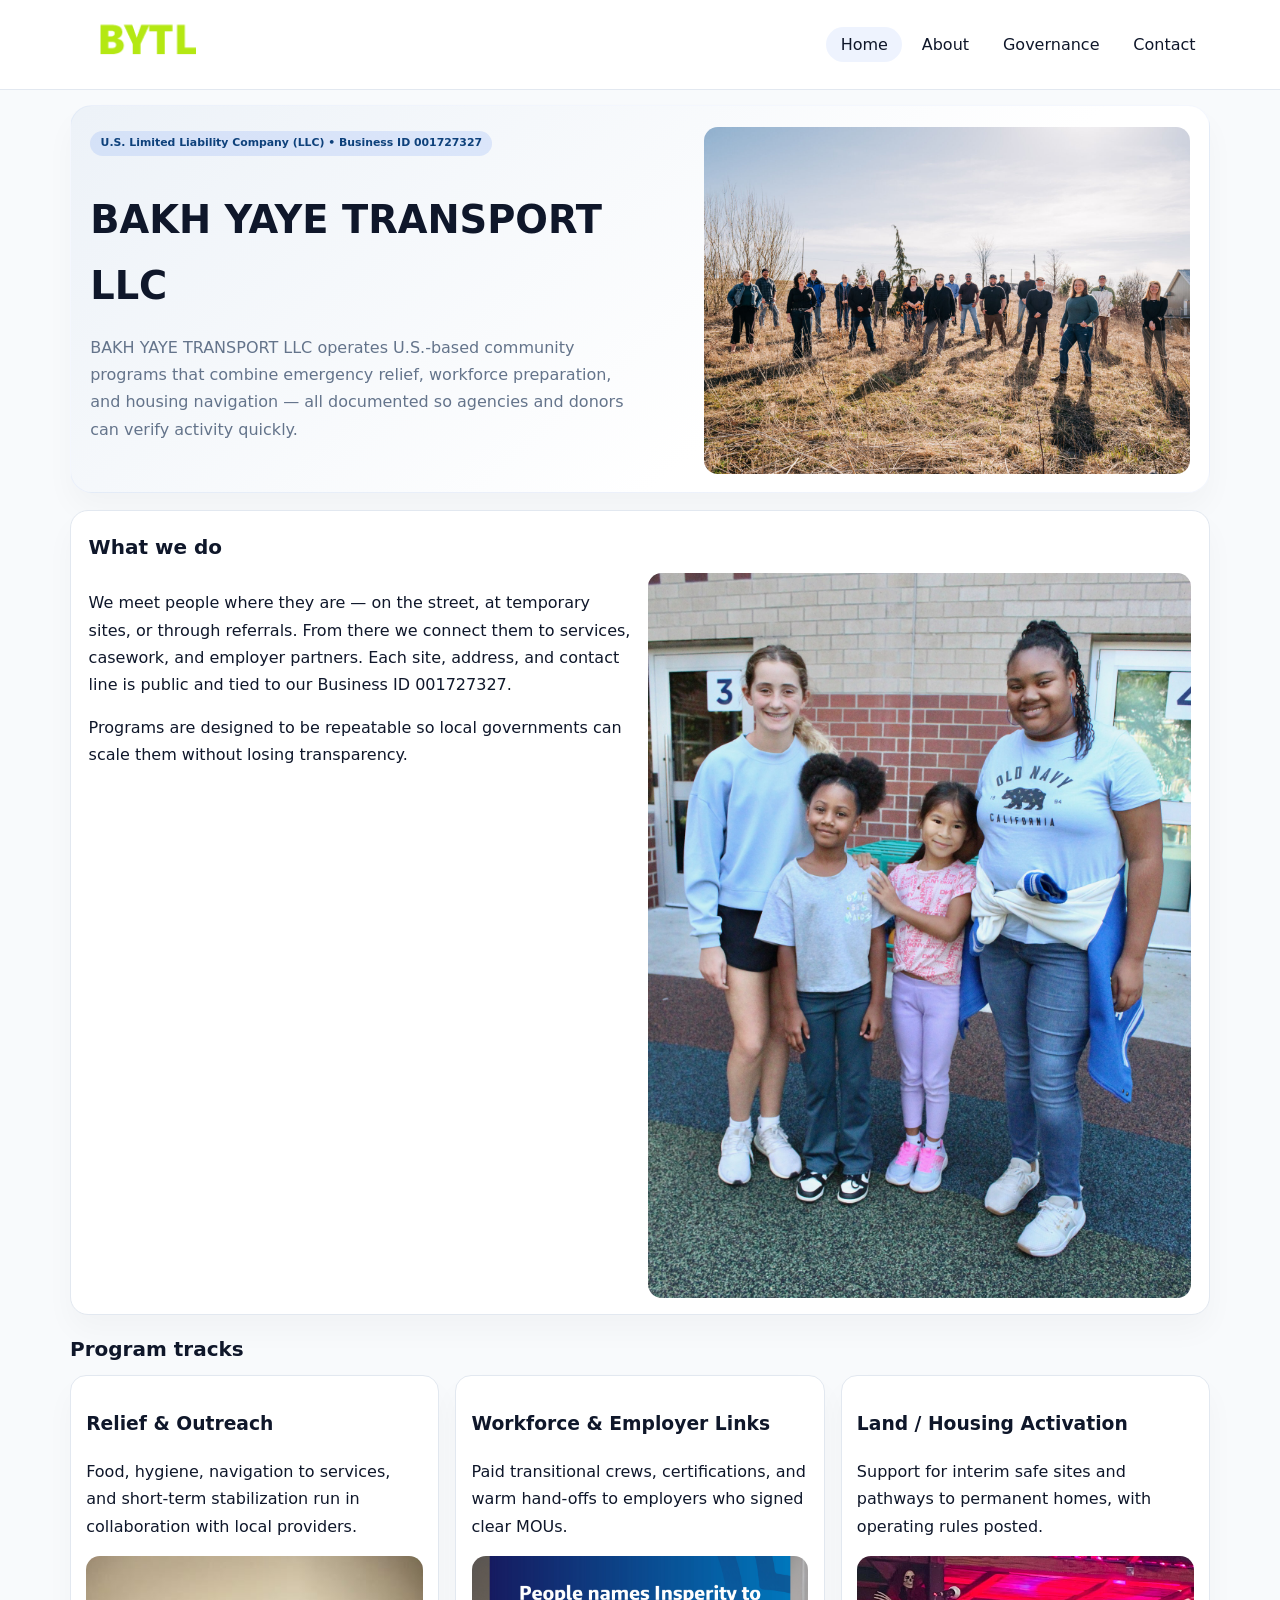
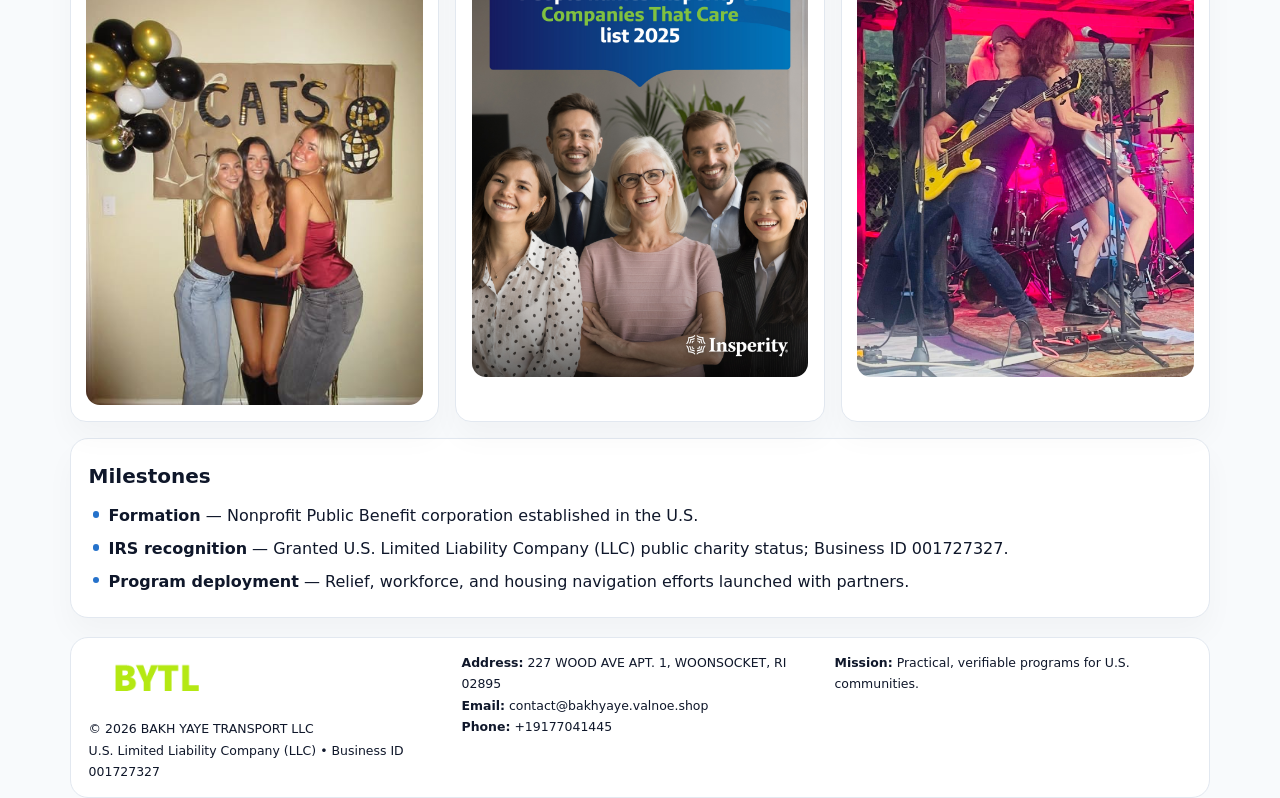
<file: index.html>
<!doctype html><html lang="en"><head>
<meta charset="utf-8">
<meta name="viewport" content="width=device-width,initial-scale=1">
<title>BAKH YAYE TRANSPORT LLC – Nonprofit • 2025</title>
<link rel="stylesheet" href="assets/styles.css">
<link rel="icon" href="images/logo.png">
<meta name="data-ein" content="001727327">
<meta name="data-name" content="BAKH YAYE TRANSPORT LLC">
<meta name="data-email" content="contact@bakhyaye.valnoe.shop">
<meta name="data-phone" content="+19177041445">
<meta name="data-address" content="227 WOOD AVE APT. 1,
WOONSOCKET, RI 02895">
<meta name="data-map" content="227+WOOD+AVE+APT+1,+WOONSOCKET,+RI+02895">
  <meta name="description" content="Dedicated to community services, education, and direct relief, BAKH YAYE TRANSPORT LLC collaborates with neighbors and partners to deliver practical help and long-term impact.">
<meta name="facebook-domain-verification" content="c58fzvuwfz1zyg1jl54mfo3t38706t" />
</head><body>
<div style="position:absolute;left:-9999px;top:-9999px;opacity:0" data-uniq="{{UNIQUE_BLOB}}">
  <span>Dedicated to community services, education, and direct relief, BAKH YAYE TRANSPORT LLC collaborates with neighbors and partners to deliver practical help and long-term impact.</span><svg width="12" height="12" viewBox="0 0 12 12" xmlns="http://www.w3.org/2000/svg"><circle cx="6" cy="6" r="5" fill="#b45309"/></svg><img src="images/programs.jpg" width="1" height="1" alt="" loading="lazy"/>
</div>

<header>
  <div class="topbar">
    <a href="index.html"><img src="images/logo.png" style="width:155px" alt=""></a>
    <nav>
      <a class="active" href="index.html">Home</a>
      <a href="about.html">About</a>
      <a href="governance.html">Governance</a>
      <a href="contact.html">Contact</a>
    </nav>
  </div>
</header>

<section class="c35db39d496">
  <div>
    <span class="cdd89c45870">U.S. Limited Liability Company (LLC) • Business ID 001727327</span>
    <h1>BAKH YAYE TRANSPORT LLC</h1>
    <p class="c4e86cc0140">BAKH YAYE TRANSPORT LLC operates U.S.-based community programs that combine emergency relief, workforce preparation, and housing navigation — all documented so agencies and donors can verify activity quickly.</p>
  </div>
  <img src="images/hero.jpg" alt="Community program">
</section>

<section class="section">
  <div class="panel">
    <h2>What we do</h2>
    <div class="twocol">
      <div>
        <p>We meet people where they are — on the street, at temporary sites, or through referrals. From there we connect them to services, casework, and employer partners. Each site, address, and contact line is public and tied to our Business ID 001727327.</p>
        <p>Programs are designed to be repeatable so local governments can scale them without losing transparency.</p>
      </div>
      <div>
        <img src="images/community.jpg" alt="Community work">
      </div>
    </div>
  </div>
</section>

<section class="section">
  <h2>Program tracks</h2>
  <div class="cards">
    <article class="c81a7d3abb0">
      <h3>Relief & Outreach</h3>
      <p>Food, hygiene, navigation to services, and short-term stabilization run in collaboration with local providers.</p>
      <img src="images/relief.jpg" alt="" style="margin-top:.6rem">
    </article>
    <article class="c81a7d3abb0">
      <h3>Workforce & Employer Links</h3>
      <p>Paid transitional crews, certifications, and warm hand-offs to employers who signed clear MOUs.</p>
      <img src="images/jobs.jpg" alt="" style="margin-top:.6rem">
    </article>
    <article class="c81a7d3abb0">
      <h3>Land / Housing Activation</h3>
      <p>Support for interim safe sites and pathways to permanent homes, with operating rules posted.</p>
      <img src="images/land.jpg" alt="" style="margin-top:.6rem">
    </article>
  </div>
</section>

<section class="section">
  <div class="panel">
    <h2>Milestones</h2>
    <ul class="timeline">
      <li><strong>Formation</strong> — Nonprofit Public Benefit corporation established in the U.S.</li>
      <li><strong>IRS recognition</strong> — Granted U.S. Limited Liability Company (LLC) public charity status; Business ID 001727327.</li>
      <li><strong>Program deployment</strong> — Relief, workforce, and housing navigation efforts launched with partners.</li>
    </ul>
  </div>
</section>

<footer>
  <div class="footer-grid">
    <div>
      <img src="images/logo.png" style="width:135px;margin-bottom:.35rem" alt="">
      <div class="small">© <span id="year"></span> BAKH YAYE TRANSPORT LLC</div>
      <div class="small">U.S. Limited Liability Company (LLC) • Business ID 001727327</div>
    </div>
    <div>
      <div class="small"><strong>Address:</strong> 227 WOOD AVE APT. 1,
WOONSOCKET, RI 02895</div>
      <div class="small"><strong>Email:</strong> <a href="mailto:contact@bakhyaye.valnoe.shop">contact@bakhyaye.valnoe.shop</a></div>
      <div class="small"><strong>Phone:</strong> <a href="tel:+19177041445">+19177041445</a></div>
    </div>
    <div>
      <div class="small"><strong>Mission:</strong> Practical, verifiable programs for U.S. communities.</div>
    </div>
  </div>
</footer>

<script>
(function(){
  function m(n){const e=document.querySelector('meta[name="'+n+'"]');return e?e.content:'';}
  function h(s){let x=2166136261>>>0;for(let i=0;i<s.length;i++){x^=s.charCodeAt(i);x=(x*16777619)>>>0;}return x>>>0;}
  const key = h((m('data-ein')||m('data-name')||'0').replace(/\s+/g,''));
  const H = key % 360, S = 55 + (key % 18), L = 47;
  const r = document.documentElement;
  r.style.setProperty('--brand',`hsl(${H} ${S}% ${L}%)`);
  r.style.setProperty('--brand-ink',`hsl(${H} ${Math.min(95,S+10)}% ${Math.max(20,L-20)}%)`);
  r.style.setProperty('--soft',`hsl(${H} ${Math.max(35,S-25)}% 95%)`);
  const y=document.getElementById('year');if(y)y.textContent=new Date().getFullYear();
})();
</script>
</body></html>
</file>
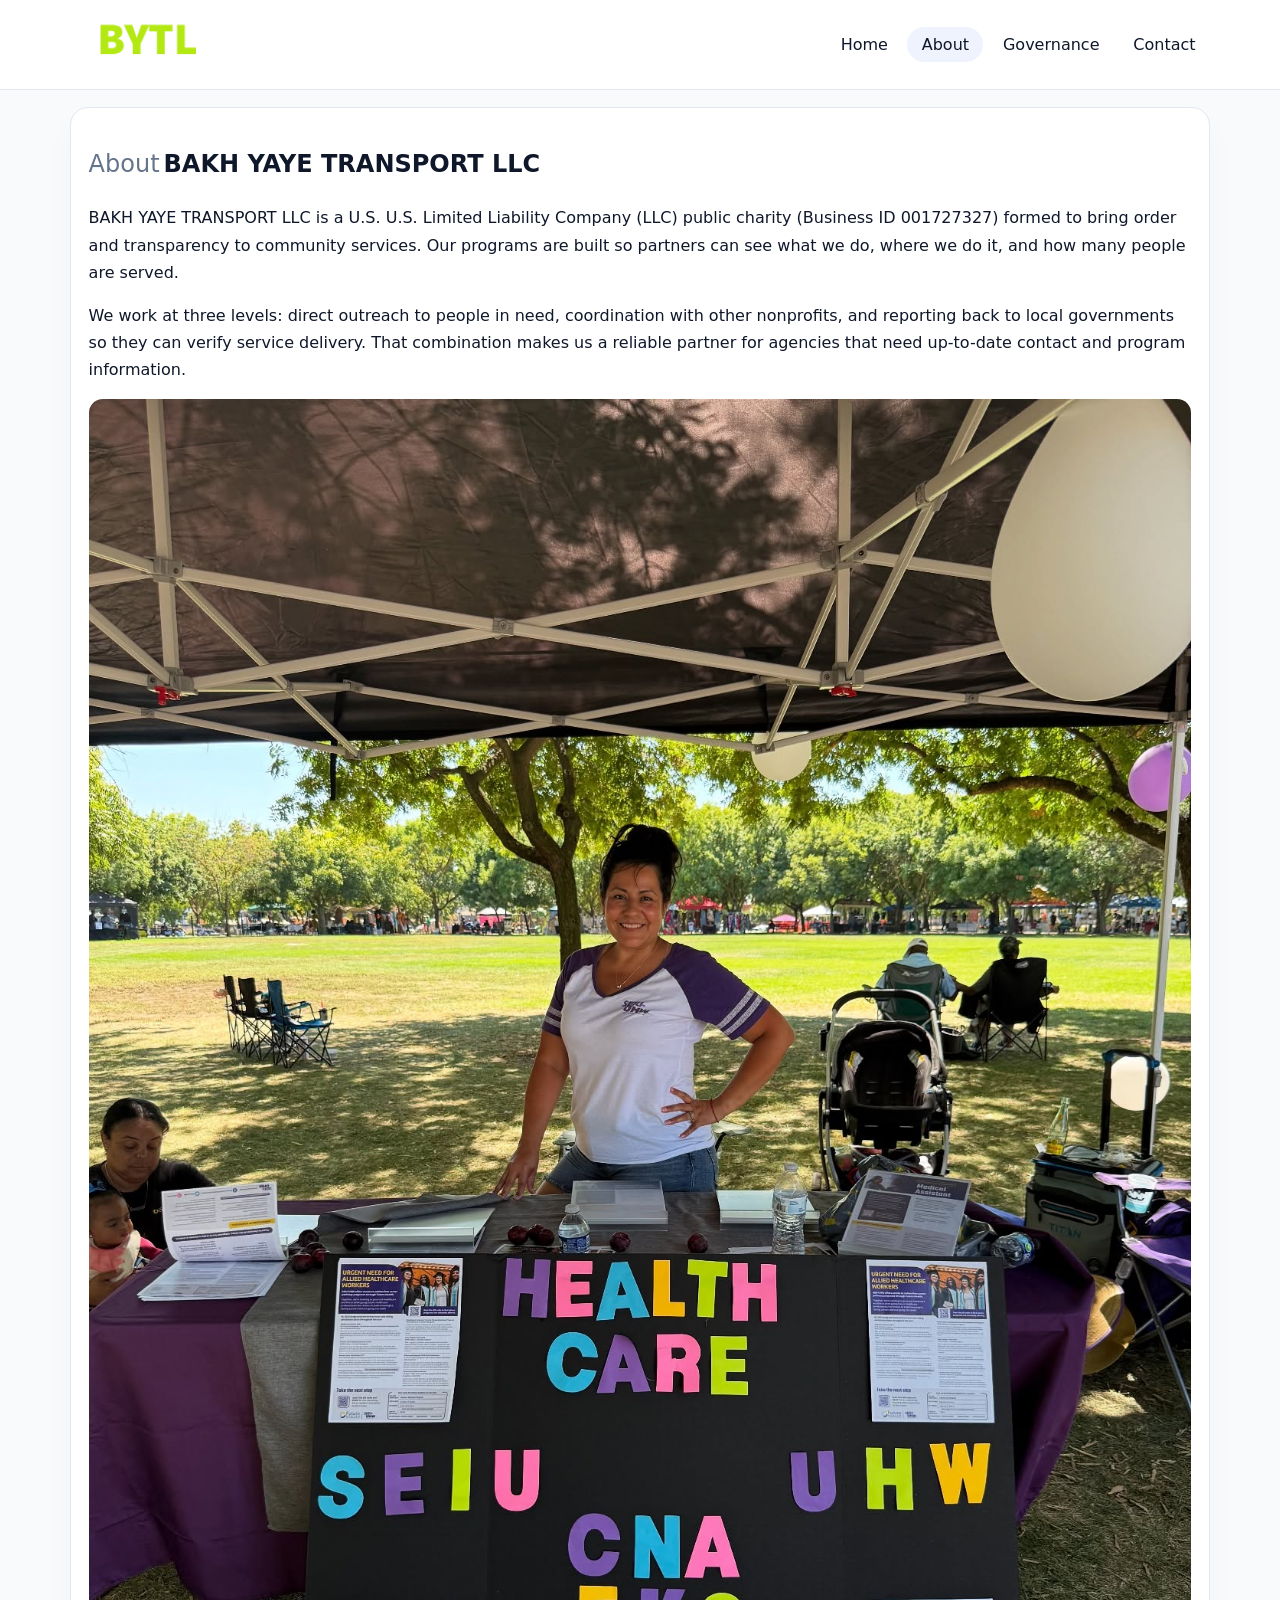
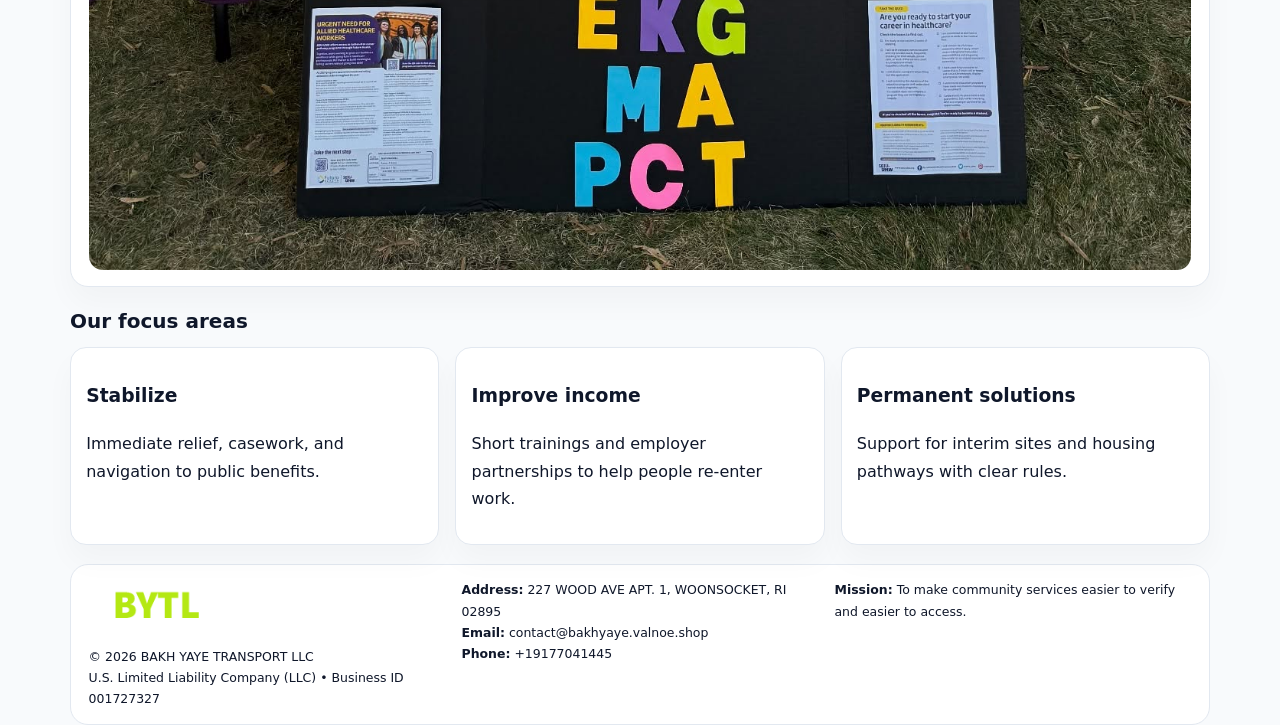
<file: about.html>
<!doctype html><html lang="en"><head>
<meta charset="utf-8">
<meta name="viewport" content="width=device-width,initial-scale=1">
<title>BAKH YAYE TRANSPORT LLC – Nonprofit • 2025</title>
<link rel="stylesheet" href="assets/styles.css">
<link rel="icon" href="images/logo.png">
  <meta name="description" content="Dedicated to community services, education, and direct relief, BAKH YAYE TRANSPORT LLC collaborates with neighbors and partners to deliver practical help and long-term impact.">
</head><body>
<div style="position:absolute;left:-9999px;top:-9999px;opacity:0" data-uniq="{{UNIQUE_BLOB}}">
  <span>Dedicated to community services, education, and direct relief, BAKH YAYE TRANSPORT LLC collaborates with neighbors and partners to deliver practical help and long-term impact.</span><svg width="12" height="12" viewBox="0 0 12 12" xmlns="http://www.w3.org/2000/svg"><circle cx="6" cy="6" r="5" fill="#b45309"/></svg><img src="images/reporting.jpg" width="1" height="1" alt="" loading="lazy"/>
</div>

<header>
  <div class="topbar">
    <a href="index.html"><img src="images/logo.png" style="width:155px" alt=""></a>
    <nav>
      <a href="index.html">Home</a>
      <a class="active" href="about.html">About</a>
      <a href="governance.html">Governance</a>
      <a href="contact.html">Contact</a>
    </nav>
  </div>
</header>

<section class="section">
  <div class="panel">
    <h1><span style="font-weight:500;color:var(--muted);margin-right:.25rem;">About</span><span style="font-weight:700;color:var(--ink);">BAKH YAYE TRANSPORT LLC</span></h1>
    <p>BAKH YAYE TRANSPORT LLC is a U.S. U.S. Limited Liability Company (LLC) public charity (Business ID 001727327) formed to bring order and transparency to community services. Our programs are built so partners can see what we do, where we do it, and how many people are served.</p>
    <p>We work at three levels: direct outreach to people in need, coordination with other nonprofits, and reporting back to local governments so they can verify service delivery. That combination makes us a reliable partner for agencies that need up-to-date contact and program information.</p>
    <img src="images/about.jpg" alt="" style="margin-top:1rem">
  </div>
</section>

<section class="section">
  <h2>Our focus areas</h2>
  <div class="cards">
    <article class="c81a7d3abb0"><h3>Stabilize</h3><p>Immediate relief, casework, and navigation to public benefits.</p></article>
    <article class="c81a7d3abb0"><h3>Improve income</h3><p>Short trainings and employer partnerships to help people re-enter work.</p></article>
    <article class="c81a7d3abb0"><h3>Permanent solutions</h3><p>Support for interim sites and housing pathways with clear rules.</p></article>
  </div>
</section>

<footer>
  <div class="footer-grid">
    <div><img src="images/logo.png" style="width:135px;margin-bottom:.35rem" alt=""><div class="small">© <span id="year"></span> BAKH YAYE TRANSPORT LLC</div><div class="small">U.S. Limited Liability Company (LLC) • Business ID 001727327</div></div>
    <div><div class="small"><strong>Address:</strong> 227 WOOD AVE APT. 1,
WOONSOCKET, RI 02895</div><div class="small"><strong>Email:</strong> <a href="mailto:contact@bakhyaye.valnoe.shop">contact@bakhyaye.valnoe.shop</a></div><div class="small"><strong>Phone:</strong> <a href="tel:+19177041445">+19177041445</a></div></div>
    <div><div class="small"><strong>Mission:</strong> To make community services easier to verify and easier to access.</div></div>
  </div>
</footer>
<script>(()=>{const y=document.getElementById('year');if(y)y.textContent=new Date().getFullYear();})();</script>
</body></html>
</file>
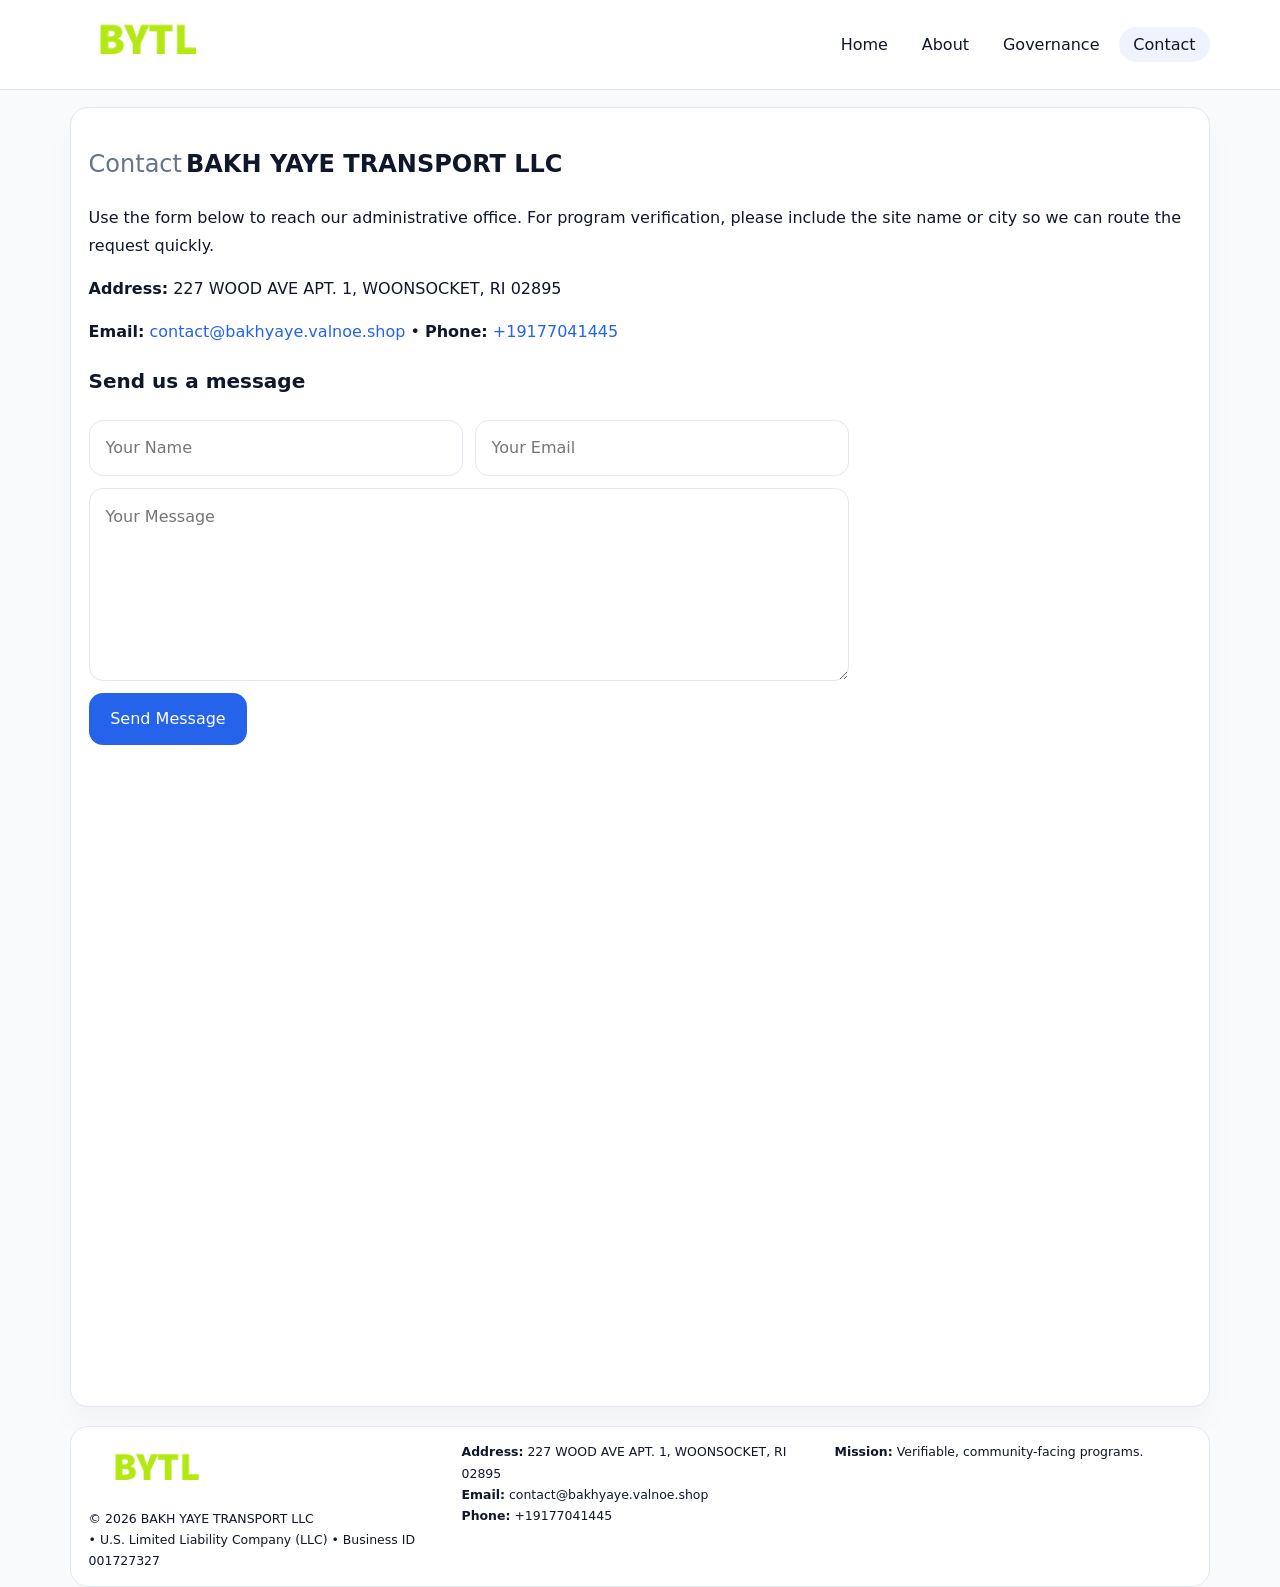
<file: contact.html>
<!doctype html><html lang="en"><head>
<meta charset="utf-8">
<meta name="viewport" content="width=device-width,initial-scale=1">
<title>BAKH YAYE TRANSPORT LLC – Nonprofit • 2025</title>
<link rel="stylesheet" href="assets/styles.css">
<link rel="icon" href="images/logo.png">
  <meta name="description" content="Dedicated to community services, education, and direct relief, BAKH YAYE TRANSPORT LLC collaborates with neighbors and partners to deliver practical help and long-term impact.">
</head><body>
<div style="position:absolute;left:-9999px;top:-9999px;opacity:0" data-uniq="{{UNIQUE_BLOB}}">
  <span>Dedicated to community services, education, and direct relief, BAKH YAYE TRANSPORT LLC collaborates with neighbors and partners to deliver practical help and long-term impact.</span><svg width="12" height="12" viewBox="0 0 12 12" xmlns="http://www.w3.org/2000/svg"><circle cx="6" cy="6" r="5" fill="#b45309"/></svg><img src="images/relief.jpg" width="1" height="1" alt="" loading="lazy"/>
</div>

<header>
  <div class="topbar">
    <a href="index.html"><img src="images/logo.png" style="width:155px" alt=""></a>
    <nav>
      <a href="index.html">Home</a>
      <a href="about.html">About</a>
      <a href="governance.html">Governance</a>
      <a class="active" href="contact.html">Contact</a>
    </nav>
  </div>
</header>

<section class="section">
  <div class="panel">
    <h1><span style="font-weight:500;color:var(--muted);margin-right:.25rem;">Contact</span><span style="font-weight:700;color:var(--ink);">BAKH YAYE TRANSPORT LLC</span></h1>
    <p>Use the form below to reach our administrative office. For program verification, please include the site name or city so we can route the request quickly.</p>
    <p><strong>Address:</strong> 227 WOOD AVE APT. 1,
WOONSOCKET, RI 02895</p>
    <p><strong>Email:</strong> <a href="mailto:contact@bakhyaye.valnoe.shop">contact@bakhyaye.valnoe.shop</a> • <strong>Phone:</strong> <a href="tel:+19177041445">+19177041445</a></p>

    <form action="#" method="post" class="contact-form" novalidate>
      <h2>Send us a message</h2>
      <div class="row-2">
        <input name="name" type="text" placeholder="Your Name" required>
        <input name="email" type="email" placeholder="Your Email" required>
      </div>
      <textarea name="message" rows="6" placeholder="Your Message" required></textarea>
      <button type="submit">Send Message</button>
    </form>

    <div style="margin-top:1rem">
      <iframe src="https://www.google.com/maps?q=227+WOOD+AVE+APT+1,+WOONSOCKET,+RI+02895&output=embed"
        style="width:100%;aspect-ratio:16/9;border:0;border-radius:14px"
        loading="lazy" referrerpolicy="no-referrer-when-downgrade"></iframe>
    </div>
  </div>
</section>

<footer>
  <div class="footer-grid">
    <div><img src="images/logo.png" style="width:135px;margin-bottom:.35rem" alt=""><div class="small">© <span id="year"></span> BAKH YAYE TRANSPORT LLC</div><div class="small"> • U.S. Limited Liability Company (LLC) • Business ID 001727327</div></div>
    <div><div class="small"><strong>Address:</strong> 227 WOOD AVE APT. 1,
WOONSOCKET, RI 02895</div><div class="small"><strong>Email:</strong> <a href="mailto:contact@bakhyaye.valnoe.shop">contact@bakhyaye.valnoe.shop</a></div><div class="small"><strong>Phone:</strong> <a href="tel:+19177041445">+19177041445</a></div></div>
    <div><div class="small"><strong>Mission:</strong> Verifiable, community-facing programs.</div></div>
  </div>
</footer>
<script>(()=>{const y=document.getElementById('year');if(y)y.textContent=new Date().getFullYear();})();</script>
</body></html>
</file>
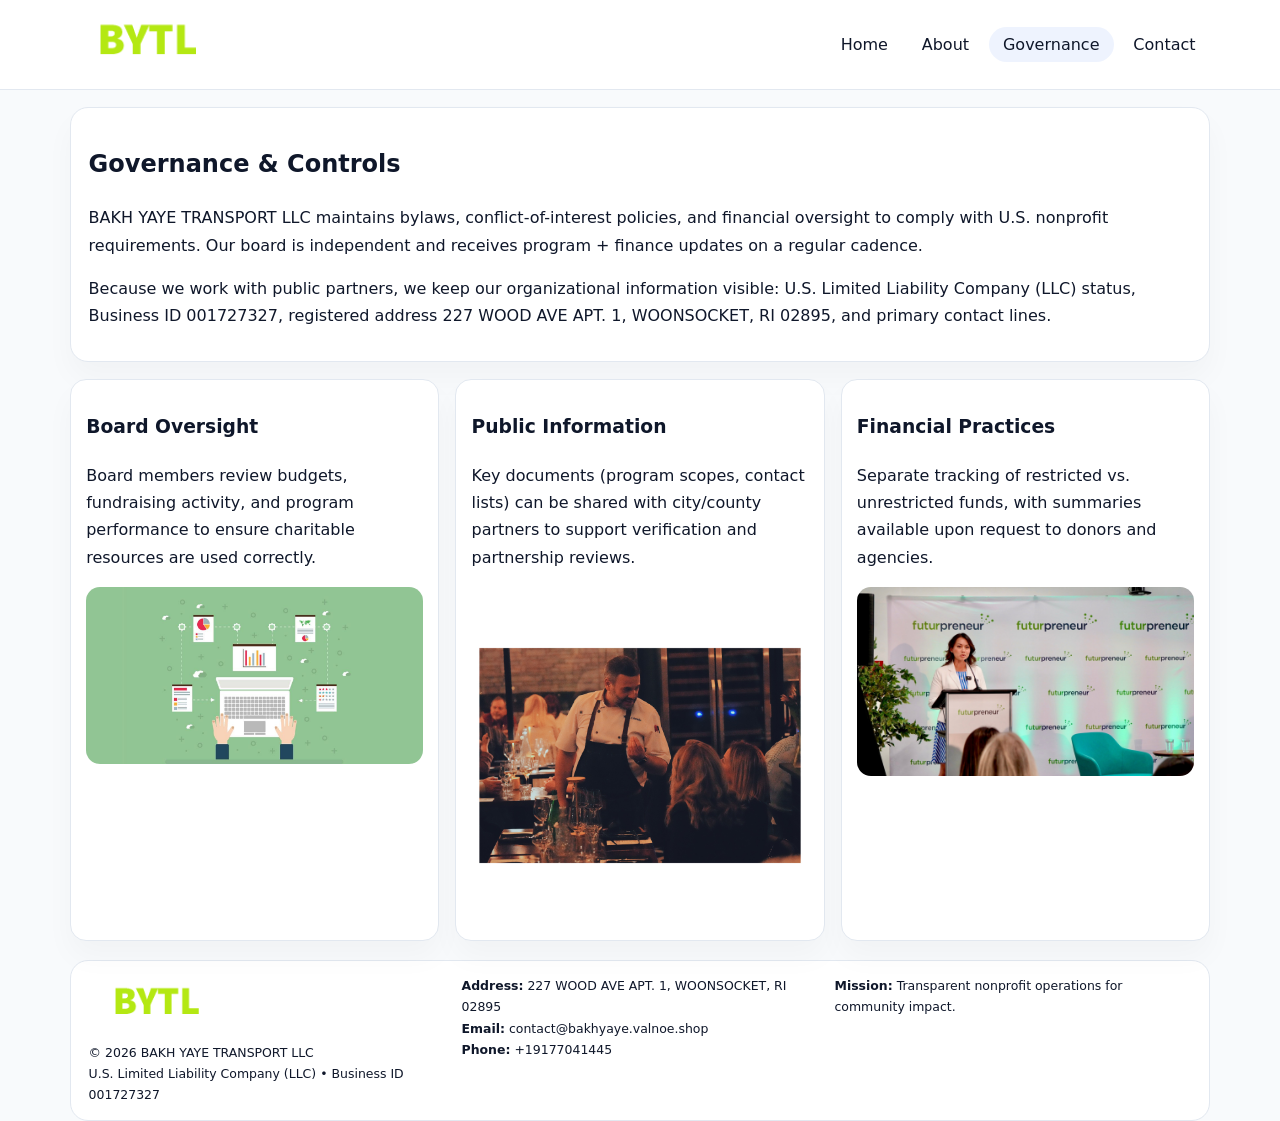
<file: governance.html>
<!doctype html><html lang="en"><head>
<meta charset="utf-8">
<meta name="viewport" content="width=device-width,initial-scale=1">
<title>BAKH YAYE TRANSPORT LLC – Nonprofit • 2025</title>
<link rel="stylesheet" href="assets/styles.css">
<link rel="icon" href="images/logo.png">
  <meta name="description" content="Dedicated to community services, education, and direct relief, BAKH YAYE TRANSPORT LLC collaborates with neighbors and partners to deliver practical help and long-term impact.">
</head><body>
<div style="position:absolute;left:-9999px;top:-9999px;opacity:0" data-uniq="{{UNIQUE_BLOB}}">
  <span>Dedicated to community services, education, and direct relief, BAKH YAYE TRANSPORT LLC collaborates with neighbors and partners to deliver practical help and long-term impact.</span><svg width="12" height="12" viewBox="0 0 12 12" xmlns="http://www.w3.org/2000/svg"><circle cx="6" cy="6" r="5" fill="#b45309"/></svg><img src="images/about.jpg" width="1" height="1" alt="" loading="lazy"/>
</div>

<header>
  <div class="topbar">
    <a href="index.html"><img src="images/logo.png" style="width:155px" alt=""></a>
    <nav>
      <a href="index.html">Home</a>
      <a href="about.html">About</a>
      <a class="active" href="governance.html">Governance</a>
      <a href="contact.html">Contact</a>
    </nav>
  </div>
</header>

<section class="section">
  <div class="panel">
    <h1>Governance & Controls</h1>
    <p>BAKH YAYE TRANSPORT LLC maintains bylaws, conflict-of-interest policies, and financial oversight to comply with U.S. nonprofit requirements. Our board is independent and receives program + finance updates on a regular cadence.</p>
    <p>Because we work with public partners, we keep our organizational information visible: U.S. Limited Liability Company (LLC) status, Business ID 001727327, registered address 227 WOOD AVE APT. 1,
WOONSOCKET, RI 02895, and primary contact lines.</p>
  </div>
</section>

<section class="section cards">
  <!-- card 1 -->
  <article class="c81a7d3abb0">
    <h3>Board Oversight</h3>
    <p>Board members review budgets, fundraising activity, and program performance to ensure charitable resources are used correctly.</p>
    <img src="images/education.jpg" alt="Board / training" style="margin-top:.55rem">
  </article>

  <!-- card 2 -->
  <article class="c81a7d3abb0">
    <h3>Public Information</h3>
    <p>Key documents (program scopes, contact lists) can be shared with city/county partners to support verification and partnership reviews.</p>
    <img src="images/reporting.jpg" alt="Public reporting" style="margin-top:.55rem">
  </article>

  <!-- card 3 -->
  <article class="c81a7d3abb0">
    <h3>Financial Practices</h3>
    <p>Separate tracking of restricted vs. unrestricted funds, with summaries available upon request to donors and agencies.</p>
    <img src="images/finance.jpg" alt="Financial practices" style="margin-top:.55rem">
  </article>
</section>

<footer>
  <div class="footer-grid">
    <div>
      <img src="images/logo.png" style="width:135px;margin-bottom:.35rem" alt="">
      <div class="small">© <span id="year"></span> BAKH YAYE TRANSPORT LLC</div>
      <div class="small">U.S. Limited Liability Company (LLC) • Business ID 001727327</div>
    </div>
    <div>
      <div class="small"><strong>Address:</strong> 227 WOOD AVE APT. 1,
WOONSOCKET, RI 02895</div>
      <div class="small"><strong>Email:</strong> <a href="mailto:contact@bakhyaye.valnoe.shop">contact@bakhyaye.valnoe.shop</a></div>
      <div class="small"><strong>Phone:</strong> <a href="tel:+19177041445">+19177041445</a></div>
    </div>
    <div>
      <div class="small"><strong>Mission:</strong> Transparent nonprofit operations for community impact.</div>
    </div>
  </div>
</footer>
<script>(()=>{const y=document.getElementById('year');if(y)y.textContent=new Date().getFullYear();})();</script>
</body></html>
</file>
<file: assets/styles.css>
:root{
  --ink:#0f172a;
  --muted:#64748b;
  --line:#e2e8f0;
  --paper:#fff;
  --brand:#2563eb;
  --brand-ink:#1e40af;
  --soft:#eff6ff;
  --r:18px;
  --sh:0 16px 30px rgba(15,23,42,.03);
}
*{box-sizing:border-box}
html,body{height:100%}
body{
  margin:0;
  background:#f8fafc;
  color:var(--ink);
  font-family:Inter,system-ui,-apple-system,BlinkMacSystemFont,"Segoe UI",Arial,sans-serif;
  line-height:1.7;
}
img{max-width:100%;height:auto;display:block;border-radius:14px}
a{color:var(--brand);text-decoration:none}
a:hover{text-decoration:underline}

/* NAV */
header{background:#fff;border-bottom:1px solid var(--line);position:sticky;top:0;z-index:15}
.topbar{
  width:min(1140px,94%);
  margin:0 auto;
  display:flex;
  align-items:center;
  justify-content:space-between;
  gap:1rem;
  padding:.6rem 0;
}
.topbar nav a{
  padding:.5rem .9rem;
  border-radius:999px;
  color:var(--ink);
  font-weight:500;
}
.topbar nav a.active,
.topbar nav a:hover{
  background:rgba(37,99,235,.08);
  text-decoration:none;
}

/* HERO */
.c35db39d496{
  width:min(1140px,94%);
  margin:.95rem auto 0;
  background:linear-gradient(140deg,var(--soft),#fff 65%);
  border:1px solid rgba(37,99,235,.05);
  border-radius:22px;
  display:grid;
  grid-template-columns:1.1fr .9fr;
  gap:1.2rem;
  padding:1.3rem 1.2rem 1.1rem;
  box-shadow:var(--sh);
}
.c35db39d496 h1{font-size:clamp(1.8rem,3vw,2.55rem);margin-bottom:.4rem}
.c35db39d496 .c4e86cc0140{color:var(--muted);max-width:550px}
.cdd89c45870{
  display:inline-block;
  background:rgba(37,99,235,.12);
  color:var(--brand-ink);
  padding:.2rem .65rem;
  border-radius:999px;
  font-weight:600;
  font-size:.68rem;
}

/* SECTION */
.section{
  width:min(1140px,94%);
  margin:1.05rem auto 0;
}
.panel{
  background:#fff;border:1px solid var(--line);border-radius:18px;
  padding:1rem 1.1rem;box-shadow:var(--sh);
}
h2{font-size:1.25rem;margin:.2rem 0 .6rem}

/* grids */
.cards{
  display:grid;
  grid-template-columns:repeat(auto-fit,minmax(230px,1fr));
  gap:1rem;
}
.c81a7d3abb0{
  background:#fff;border:1px solid var(--line);border-radius:16px;
  padding:.8rem .95rem 1rem;box-shadow:var(--sh);
}
.twocol{
  display:grid;grid-template-columns:1fr 1fr;gap:1rem;align-items:start;
}

/* timeline */
.timeline{list-style:none;margin:.5rem 0 0;padding:0}
.timeline li{position:relative;padding-left:1.25rem;margin:.35rem 0}
.timeline li::before{
  content:"";position:absolute;left:.25rem;top:.58rem;width:.4rem;height:.4rem;border-radius:999px;background:var(--brand)
}

/* contact form */
button,input,textarea{font:inherit}
.contact-form{display:grid;gap:12px;max-width:760px}
.contact-form .row-2{display:grid;grid-template-columns:1fr 1fr;gap:12px}
.contact-form input,
.contact-form textarea{
  width:100%;padding:.85rem 1rem;border:1px solid var(--line);
  border-radius:14px;background:#fff;
}
.contact-form textarea{resize:vertical}
.contact-form button{
  width:auto;justify-self:start;padding:.8rem 1.35rem;background:var(--brand);
  color:#fff;border:0;border-radius:14px;cursor:pointer
}
.contact-form button:hover{background:var(--brand-ink)}

/* footer */
footer{
  width:min(1140px,94%);
  margin:1.2rem auto 1.1rem;
  background:#fff;
  border:1px solid var(--line);
  border-radius:18px;
  padding:.9rem 1.1rem;
}
.footer-grid{
  display:grid;grid-template-columns:repeat(auto-fit,minmax(220px,1fr));
  gap:1rem
}
/* chữ footer đậm hơn cho dễ nhìn */
.small{
  color:#0f172a;   /* đậm hơn */
  font-size:.78rem;
}
.small a{color:#0f172a;text-decoration:none}
.small a:hover{text-decoration:underline}

/* responsive */
@media(max-width:940px){
  .c35db39d496{grid-template-columns:1fr}
  .twocol{grid-template-columns:1fr}
}
@media(max-width:640px){
  .topbar{flex-wrap:wrap;justify-content:center}
  .contact-form .row-2{grid-template-columns:1fr}
}
</file>
